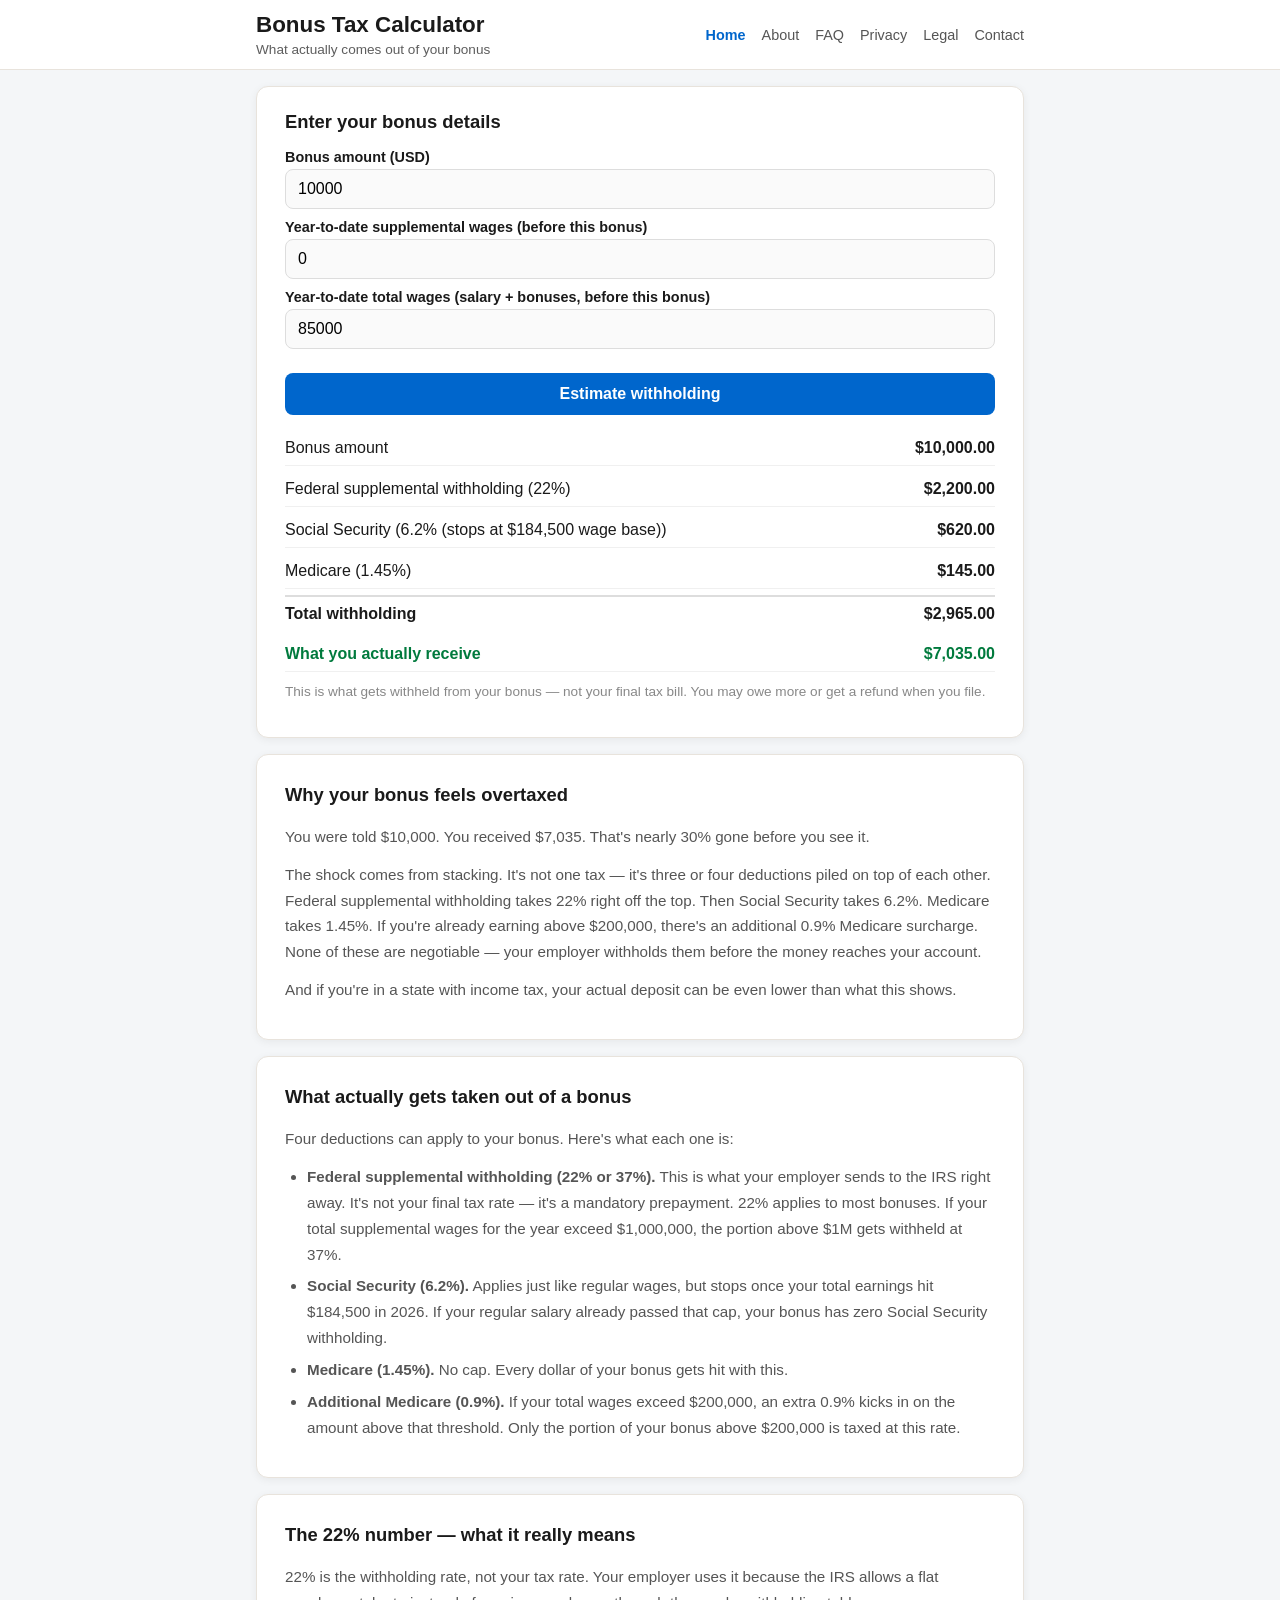
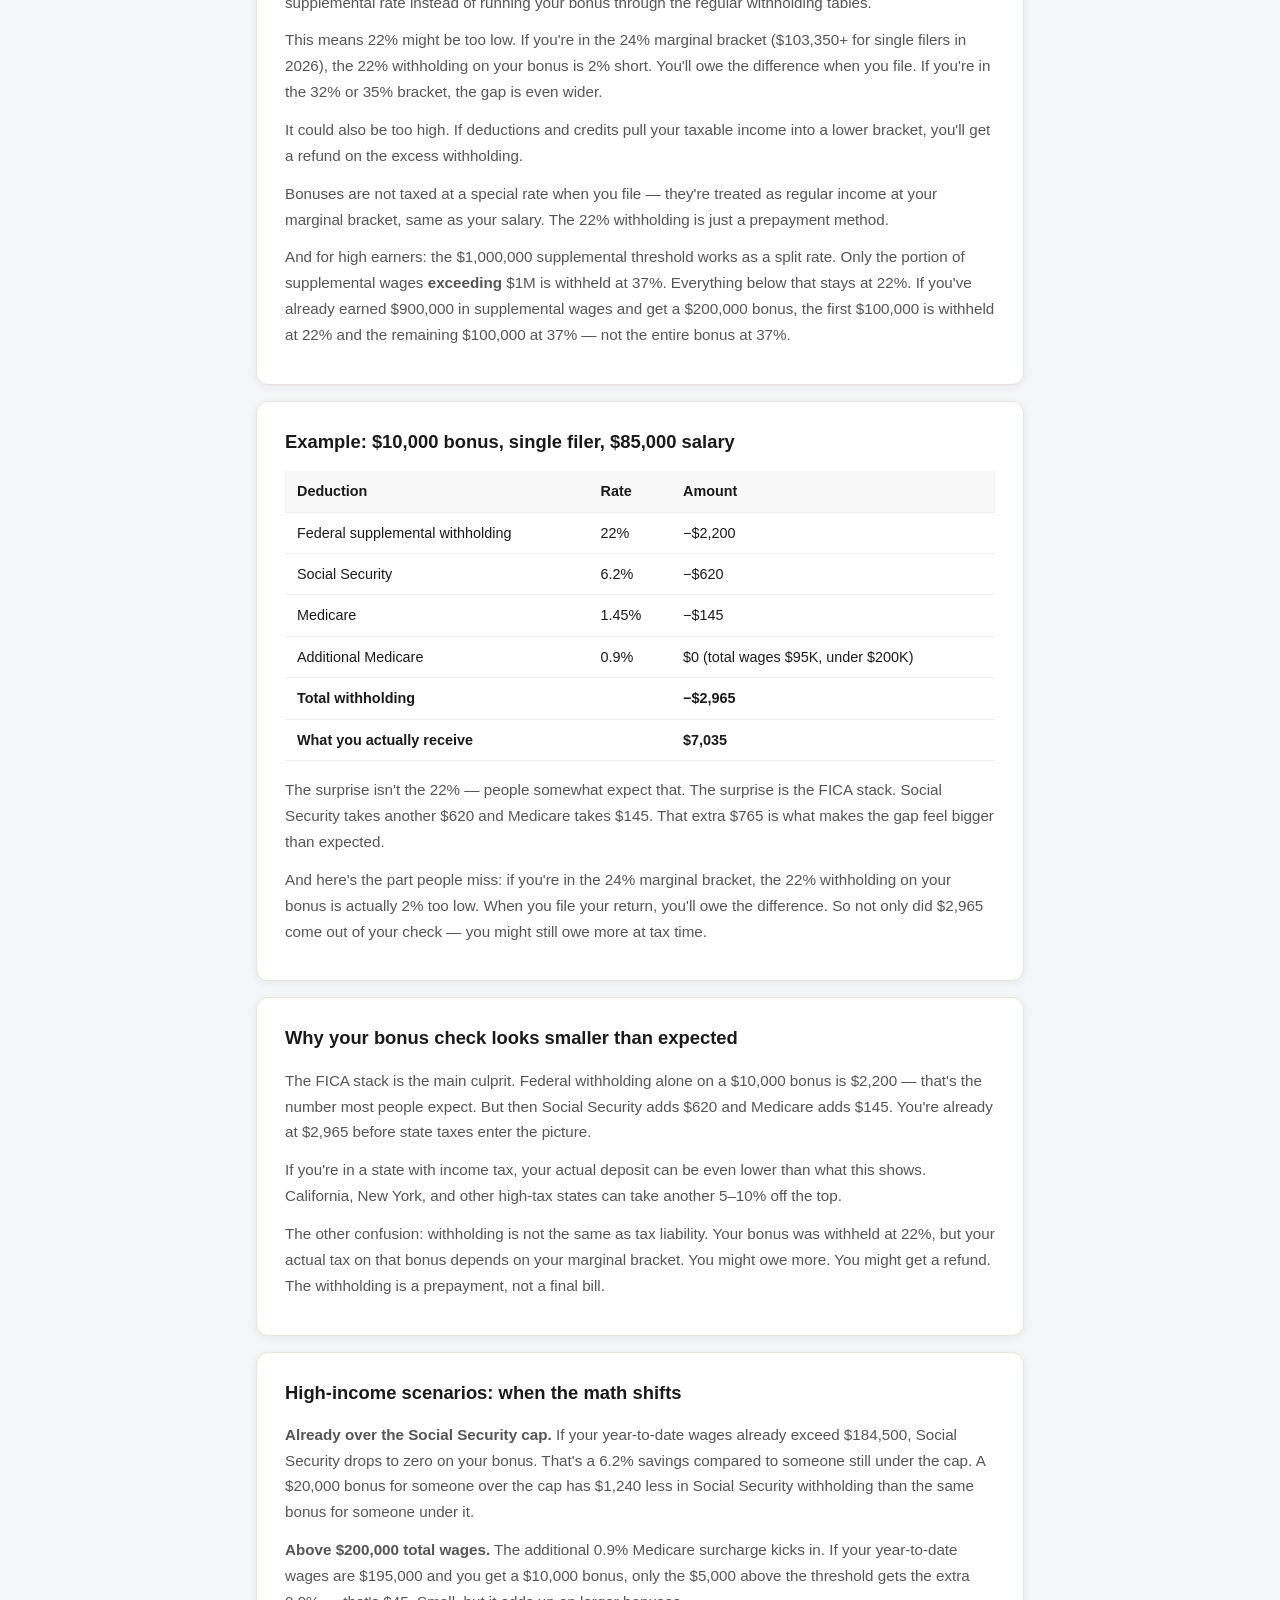
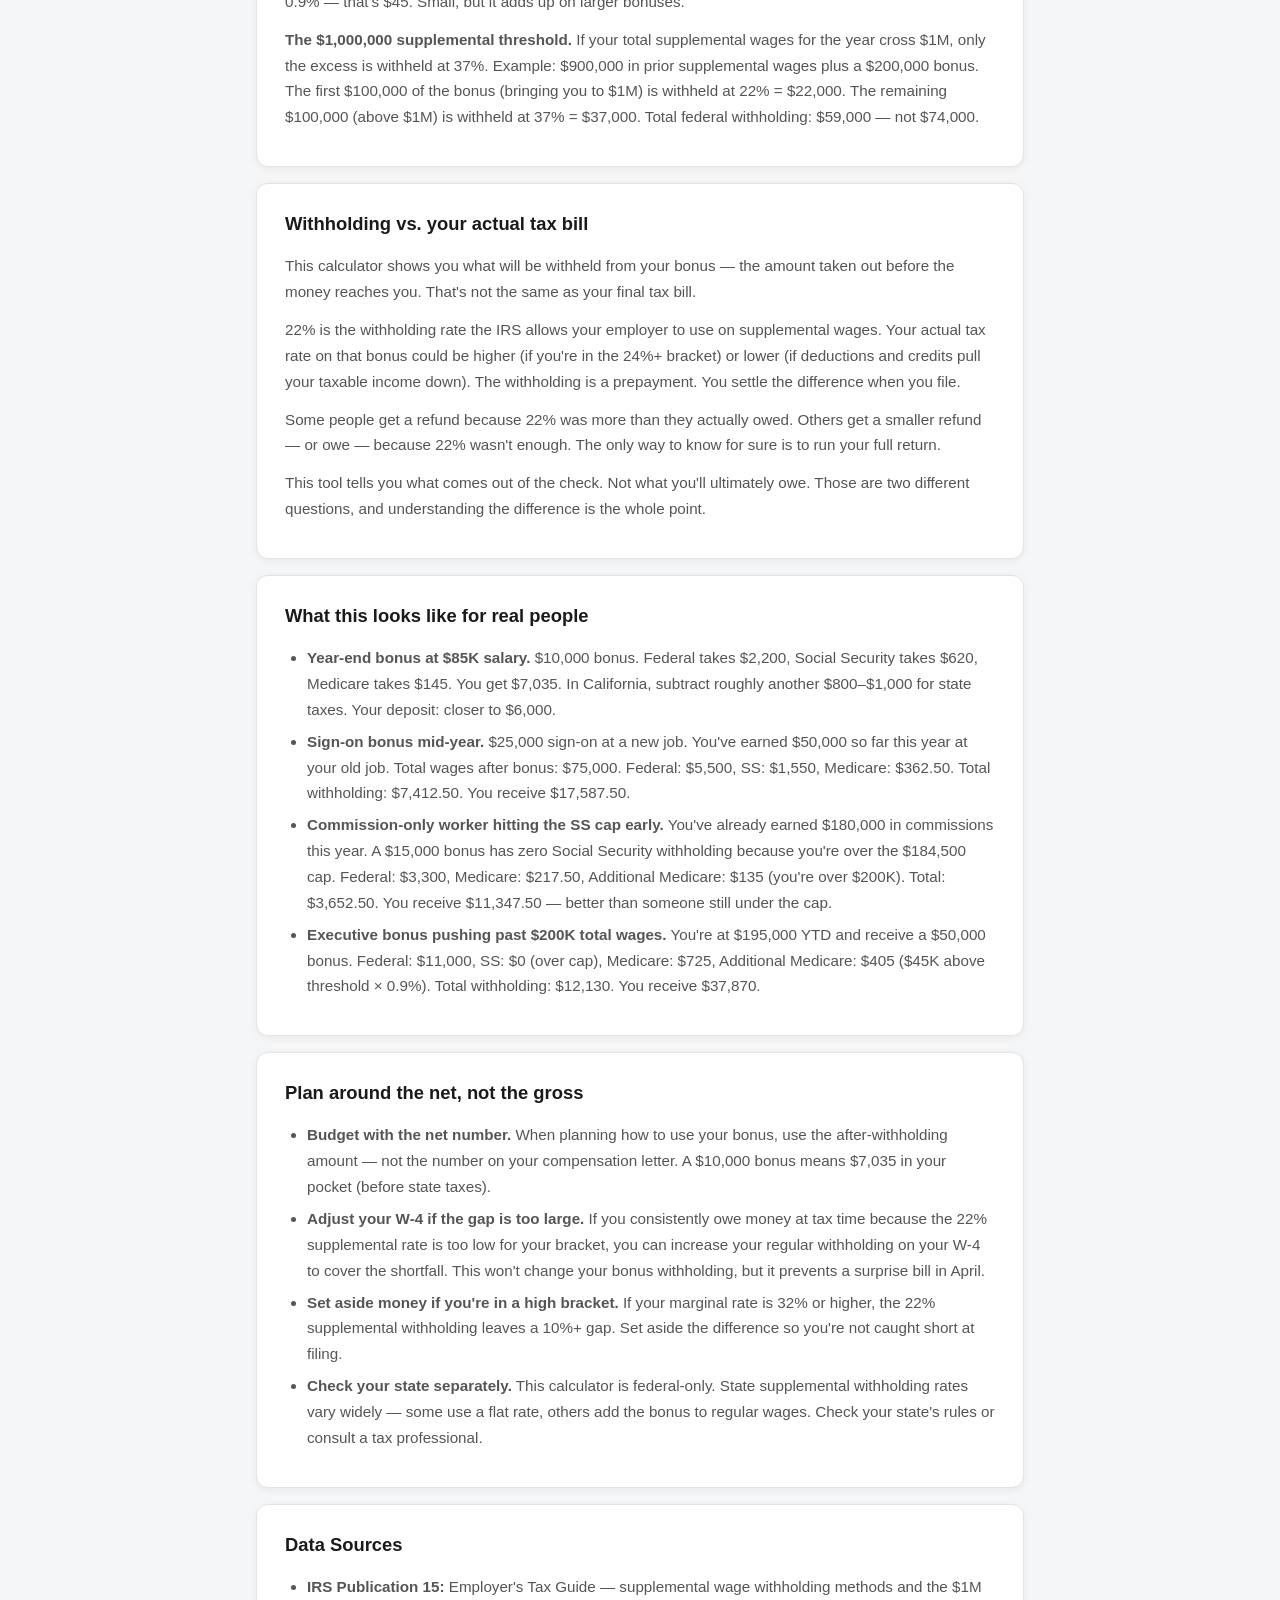
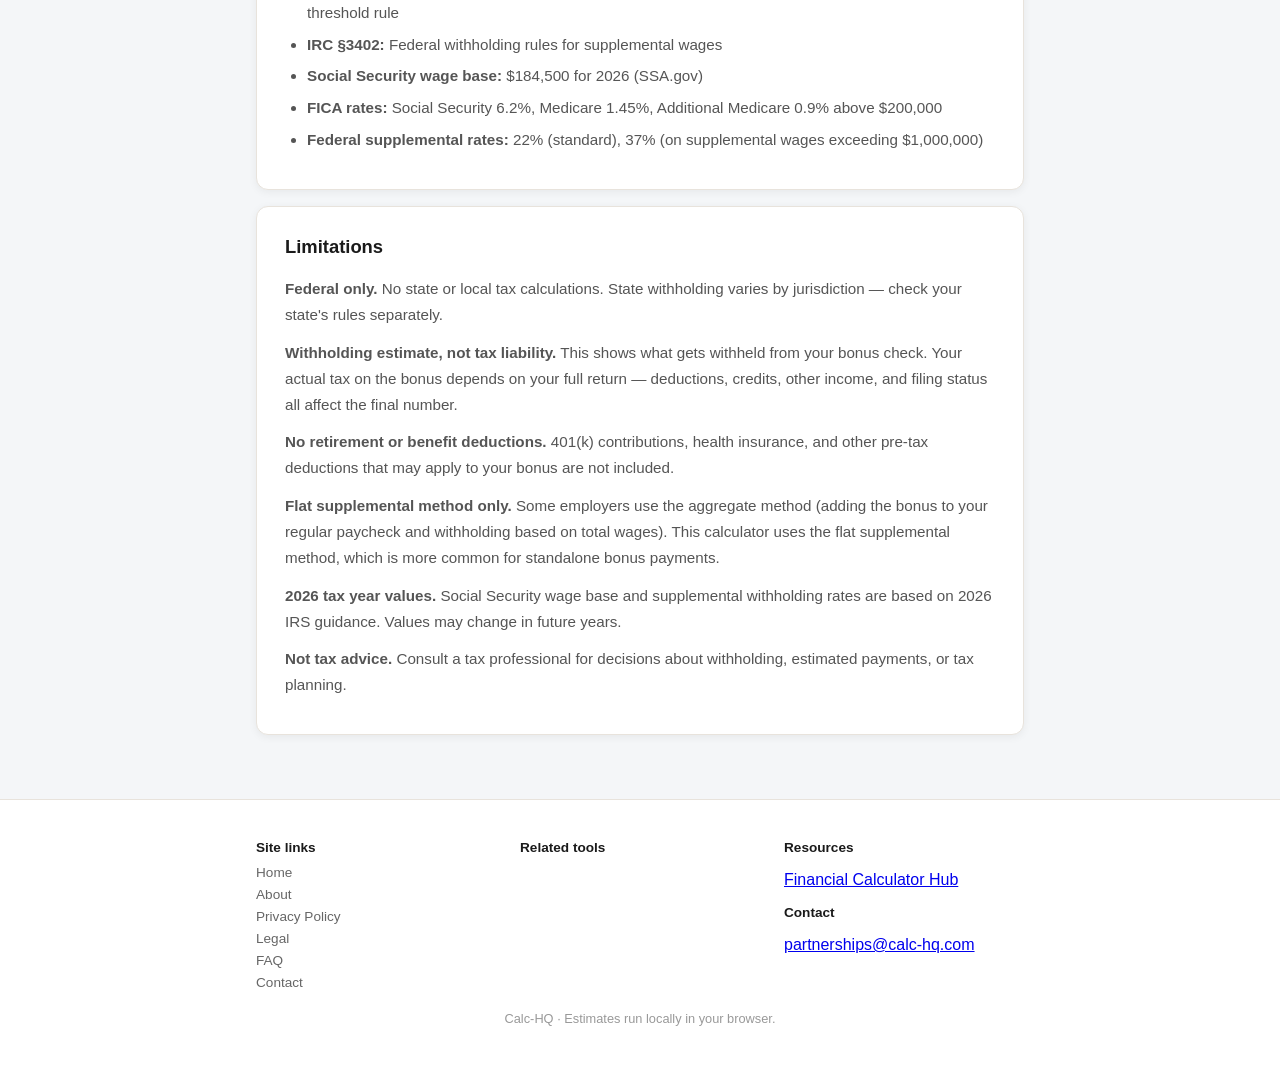
<file: index.html>
<!doctype html>
<html lang="en">
<head>
  <meta charset="utf-8">
  <meta name="viewport" content="width=device-width, initial-scale=1">
  <title>Bonus Tax Calculator | BonusTaxCalc.com</title>
  <meta name="description" content="Estimate federal withholding on a bonus using supplemental wage rules. Includes Social Security, Medicare, and the $1M split-rate threshold.">
  <link rel="canonical" href="https://bonustaxcalc.com/">
  <meta name="robots" content="index, follow">
  <meta name="google-adsense-account" content="ca-pub-7744853829365165">
  <meta property="og:type" content="website">
  <meta property="og:title" content="Bonus Tax Calculator | BonusTaxCalc.com">
  <meta property="og:description" content="Estimate federal withholding on a bonus using supplemental wage rules. Includes Social Security, Medicare, and split-rate calculation.">
  <meta property="og:url" content="https://bonustaxcalc.com/">
  <meta property="og:site_name" content="BonusTaxCalc.com">
  <meta name="twitter:card" content="summary">
  <link rel="icon" type="image/svg+xml" href="/assets/favicon.svg">
  <script async src="https://pagead2.googlesyndication.com/pagead/js/adsbygoogle.js?client=ca-pub-7744853829365165" crossorigin="anonymous"></script>
  <link rel="stylesheet" href="/styles.css?v=bonus-tax-fix-0502">
<script type="application/ld+json">{"@context":"https://schema.org","@type":"WebApplication","name":"Bonus Tax Calculator","applicationCategory":"FinanceApplication","operatingSystem":"Any","url":"https://bonustaxcalc.com/","description":"Estimate federal withholding on a bonus using supplemental wage rules. Includes Social Security, Medicare, and the $1M split-rate threshold.","offers":{"@type":"Offer","price":"0","priceCurrency":"USD"}}</script>
</head>
<body>
<header class="site-header">
  <div class="wrap header-inner">
    <div class="brand">
      <h1>Bonus Tax Calculator</h1>
      <p>What actually comes out of your bonus</p>
    </div>
    <div data-site-header-nav></div>
  </div>
</header>
<main class="wrap">
  <section class="hero">
    <h2>Enter your bonus details</h2>
    <div class="form-card">
      <form id="bonusTaxForm" class="calc-form">
        <div class="field">
          <label for="bonusAmount">Bonus amount (USD)</label>
          <input id="bonusAmount" type="number" min="0" step="0.01" value="10000">
        </div>
        <div class="field">
          <label for="ytdSupplemental">Year-to-date supplemental wages (before this bonus)</label>
          <input id="ytdSupplemental" type="number" min="0" step="0.01" value="0">
        </div>
        <div class="field">
          <label for="ytdTotalWages">Year-to-date total wages (salary + bonuses, before this bonus)</label>
          <input id="ytdTotalWages" type="number" min="0" step="0.01" value="85000">
        </div>
        <button type="submit" class="btn">Estimate withholding</button>
      </form>
    </div>
    <div id="results" aria-live="polite"></div>
  </section>

  <section class="section-card">
    <h2>Why your bonus feels overtaxed</h2>
    <p>You were told $10,000. You received $7,035. That's nearly 30% gone before you see it.</p>
    <p>The shock comes from stacking. It's not one tax — it's three or four deductions piled on top of each other. Federal supplemental withholding takes 22% right off the top. Then Social Security takes 6.2%. Medicare takes 1.45%. If you're already earning above $200,000, there's an additional 0.9% Medicare surcharge. None of these are negotiable — your employer withholds them before the money reaches your account.</p>
    <p>And if you're in a state with income tax, your actual deposit can be even lower than what this shows.</p>
  </section>

  <section class="section-card">
    <h2>What actually gets taken out of a bonus</h2>
    <p>Four deductions can apply to your bonus. Here's what each one is:</p>
    <ul>
      <li><strong>Federal supplemental withholding (22% or 37%).</strong> This is what your employer sends to the IRS right away. It's not your final tax rate — it's a mandatory prepayment. 22% applies to most bonuses. If your total supplemental wages for the year exceed $1,000,000, the portion above $1M gets withheld at 37%.</li>
      <li><strong>Social Security (6.2%).</strong> Applies just like regular wages, but stops once your total earnings hit $184,500 in 2026. If your regular salary already passed that cap, your bonus has zero Social Security withholding.</li>
      <li><strong>Medicare (1.45%).</strong> No cap. Every dollar of your bonus gets hit with this.</li>
      <li><strong>Additional Medicare (0.9%).</strong> If your total wages exceed $200,000, an extra 0.9% kicks in on the amount above that threshold. Only the portion of your bonus above $200,000 is taxed at this rate.</li>
    </ul>
  </section>

  <section class="section-card">
    <h2>The 22% number — what it really means</h2>
    <p>22% is the withholding rate, not your tax rate. Your employer uses it because the IRS allows a flat supplemental rate instead of running your bonus through the regular withholding tables.</p>
    <p>This means 22% might be too low. If you're in the 24% marginal bracket ($103,350+ for single filers in 2026), the 22% withholding on your bonus is 2% short. You'll owe the difference when you file. If you're in the 32% or 35% bracket, the gap is even wider.</p>
    <p>It could also be too high. If deductions and credits pull your taxable income into a lower bracket, you'll get a refund on the excess withholding.</p>
    <p>Bonuses are not taxed at a special rate when you file — they're treated as regular income at your marginal bracket, same as your salary. The 22% withholding is just a prepayment method.</p>
    <p>And for high earners: the $1,000,000 supplemental threshold works as a split rate. Only the portion of supplemental wages <strong>exceeding</strong> $1M is withheld at 37%. Everything below that stays at 22%. If you've already earned $900,000 in supplemental wages and get a $200,000 bonus, the first $100,000 is withheld at 22% and the remaining $100,000 at 37% — not the entire bonus at 37%.</p>
  </section>

  <section class="section-card">
    <h2>Example: $10,000 bonus, single filer, $85,000 salary</h2>
    <table class="example-table">
      <tr><th>Deduction</th><th>Rate</th><th>Amount</th></tr>
      <tr><td>Federal supplemental withholding</td><td>22%</td><td>−$2,200</td></tr>
      <tr><td>Social Security</td><td>6.2%</td><td>−$620</td></tr>
      <tr><td>Medicare</td><td>1.45%</td><td>−$145</td></tr>
      <tr><td>Additional Medicare</td><td>0.9%</td><td>$0 (total wages $95K, under $200K)</td></tr>
      <tr><td><strong>Total withholding</strong></td><td></td><td><strong>−$2,965</strong></td></tr>
      <tr><td><strong>What you actually receive</strong></td><td></td><td><strong>$7,035</strong></td></tr>
    </table>
    <p>The surprise isn't the 22% — people somewhat expect that. The surprise is the FICA stack. Social Security takes another $620 and Medicare takes $145. That extra $765 is what makes the gap feel bigger than expected.</p>
    <p>And here's the part people miss: if you're in the 24% marginal bracket, the 22% withholding on your bonus is actually 2% too low. When you file your return, you'll owe the difference. So not only did $2,965 come out of your check — you might still owe more at tax time.</p>
  </section>

  <section class="section-card">
    <h2>Why your bonus check looks smaller than expected</h2>
    <p>The FICA stack is the main culprit. Federal withholding alone on a $10,000 bonus is $2,200 — that's the number most people expect. But then Social Security adds $620 and Medicare adds $145. You're already at $2,965 before state taxes enter the picture.</p>
    <p>If you're in a state with income tax, your actual deposit can be even lower than what this shows. California, New York, and other high-tax states can take another 5–10% off the top.</p>
    <p>The other confusion: withholding is not the same as tax liability. Your bonus was withheld at 22%, but your actual tax on that bonus depends on your marginal bracket. You might owe more. You might get a refund. The withholding is a prepayment, not a final bill.</p>
  </section>

  <section class="section-card">
    <h2>High-income scenarios: when the math shifts</h2>
    <p><strong>Already over the Social Security cap.</strong> If your year-to-date wages already exceed $184,500, Social Security drops to zero on your bonus. That's a 6.2% savings compared to someone still under the cap. A $20,000 bonus for someone over the cap has $1,240 less in Social Security withholding than the same bonus for someone under it.</p>
    <p><strong>Above $200,000 total wages.</strong> The additional 0.9% Medicare surcharge kicks in. If your year-to-date wages are $195,000 and you get a $10,000 bonus, only the $5,000 above the threshold gets the extra 0.9% — that's $45. Small, but it adds up on larger bonuses.</p>
    <p><strong>The $1,000,000 supplemental threshold.</strong> If your total supplemental wages for the year cross $1M, only the excess is withheld at 37%. Example: $900,000 in prior supplemental wages plus a $200,000 bonus. The first $100,000 of the bonus (bringing you to $1M) is withheld at 22% = $22,000. The remaining $100,000 (above $1M) is withheld at 37% = $37,000. Total federal withholding: $59,000 — not $74,000.</p>
  </section>

  <section class="section-card">
    <h2>Withholding vs. your actual tax bill</h2>
    <p>This calculator shows you what will be withheld from your bonus — the amount taken out before the money reaches you. That's not the same as your final tax bill.</p>
    <p>22% is the withholding rate the IRS allows your employer to use on supplemental wages. Your actual tax rate on that bonus could be higher (if you're in the 24%+ bracket) or lower (if deductions and credits pull your taxable income down). The withholding is a prepayment. You settle the difference when you file.</p>
    <p>Some people get a refund because 22% was more than they actually owed. Others get a smaller refund — or owe — because 22% wasn't enough. The only way to know for sure is to run your full return.</p>
    <p>This tool tells you what comes out of the check. Not what you'll ultimately owe. Those are two different questions, and understanding the difference is the whole point.</p>
  </section>

  <section class="section-card">
    <h2>What this looks like for real people</h2>
    <ul>
      <li><strong>Year-end bonus at $85K salary.</strong> $10,000 bonus. Federal takes $2,200, Social Security takes $620, Medicare takes $145. You get $7,035. In California, subtract roughly another $800–$1,000 for state taxes. Your deposit: closer to $6,000.</li>
      <li><strong>Sign-on bonus mid-year.</strong> $25,000 sign-on at a new job. You've earned $50,000 so far this year at your old job. Total wages after bonus: $75,000. Federal: $5,500, SS: $1,550, Medicare: $362.50. Total withholding: $7,412.50. You receive $17,587.50.</li>
      <li><strong>Commission-only worker hitting the SS cap early.</strong> You've already earned $180,000 in commissions this year. A $15,000 bonus has zero Social Security withholding because you're over the $184,500 cap. Federal: $3,300, Medicare: $217.50, Additional Medicare: $135 (you're over $200K). Total: $3,652.50. You receive $11,347.50 — better than someone still under the cap.</li>
      <li><strong>Executive bonus pushing past $200K total wages.</strong> You're at $195,000 YTD and receive a $50,000 bonus. Federal: $11,000, SS: $0 (over cap), Medicare: $725, Additional Medicare: $405 ($45K above threshold × 0.9%). Total withholding: $12,130. You receive $37,870.</li>
    </ul>
  </section>

  <section class="section-card">
    <h2>Plan around the net, not the gross</h2>
    <ul>
      <li><strong>Budget with the net number.</strong> When planning how to use your bonus, use the after-withholding amount — not the number on your compensation letter. A $10,000 bonus means $7,035 in your pocket (before state taxes).</li>
      <li><strong>Adjust your W-4 if the gap is too large.</strong> If you consistently owe money at tax time because the 22% supplemental rate is too low for your bracket, you can increase your regular withholding on your W-4 to cover the shortfall. This won't change your bonus withholding, but it prevents a surprise bill in April.</li>
      <li><strong>Set aside money if you're in a high bracket.</strong> If your marginal rate is 32% or higher, the 22% supplemental withholding leaves a 10%+ gap. Set aside the difference so you're not caught short at filing.</li>
      <li><strong>Check your state separately.</strong> This calculator is federal-only. State supplemental withholding rates vary widely — some use a flat rate, others add the bonus to regular wages. Check your state's rules or consult a tax professional.</li>
    </ul>
  </section>

  <section class="section-card">
    <h2>Data Sources</h2>
    <ul>
      <li><strong>IRS Publication 15:</strong> Employer's Tax Guide — supplemental wage withholding methods and the $1M threshold rule</li>
      <li><strong>IRC §3402:</strong> Federal withholding rules for supplemental wages</li>
      <li><strong>Social Security wage base:</strong> $184,500 for 2026 (SSA.gov)</li>
      <li><strong>FICA rates:</strong> Social Security 6.2%, Medicare 1.45%, Additional Medicare 0.9% above $200,000</li>
      <li><strong>Federal supplemental rates:</strong> 22% (standard), 37% (on supplemental wages exceeding $1,000,000)</li>
    </ul>
  </section>

  <section class="section-card">
    <h2>Limitations</h2>
    <p><strong>Federal only.</strong> No state or local tax calculations. State withholding varies by jurisdiction — check your state's rules separately.</p>
    <p><strong>Withholding estimate, not tax liability.</strong> This shows what gets withheld from your bonus check. Your actual tax on the bonus depends on your full return — deductions, credits, other income, and filing status all affect the final number.</p>
    <p><strong>No retirement or benefit deductions.</strong> 401(k) contributions, health insurance, and other pre-tax deductions that may apply to your bonus are not included.</p>
    <p><strong>Flat supplemental method only.</strong> Some employers use the aggregate method (adding the bonus to your regular paycheck and withholding based on total wages). This calculator uses the flat supplemental method, which is more common for standalone bonus payments.</p>
    <p><strong>2026 tax year values.</strong> Social Security wage base and supplemental withholding rates are based on 2026 IRS guidance. Values may change in future years.</p>
    <p><strong>Not tax advice.</strong> Consult a tax professional for decisions about withholding, estimated payments, or tax planning.</p>
  </section>
</main>
<footer class="site-footer">
  <div class="wrap" id="site-footer"></div>
</footer>
<script src="/network.js?v=2026-05-03"></script>
<script src="/app.js"></script>
</body>
</html>
</file>
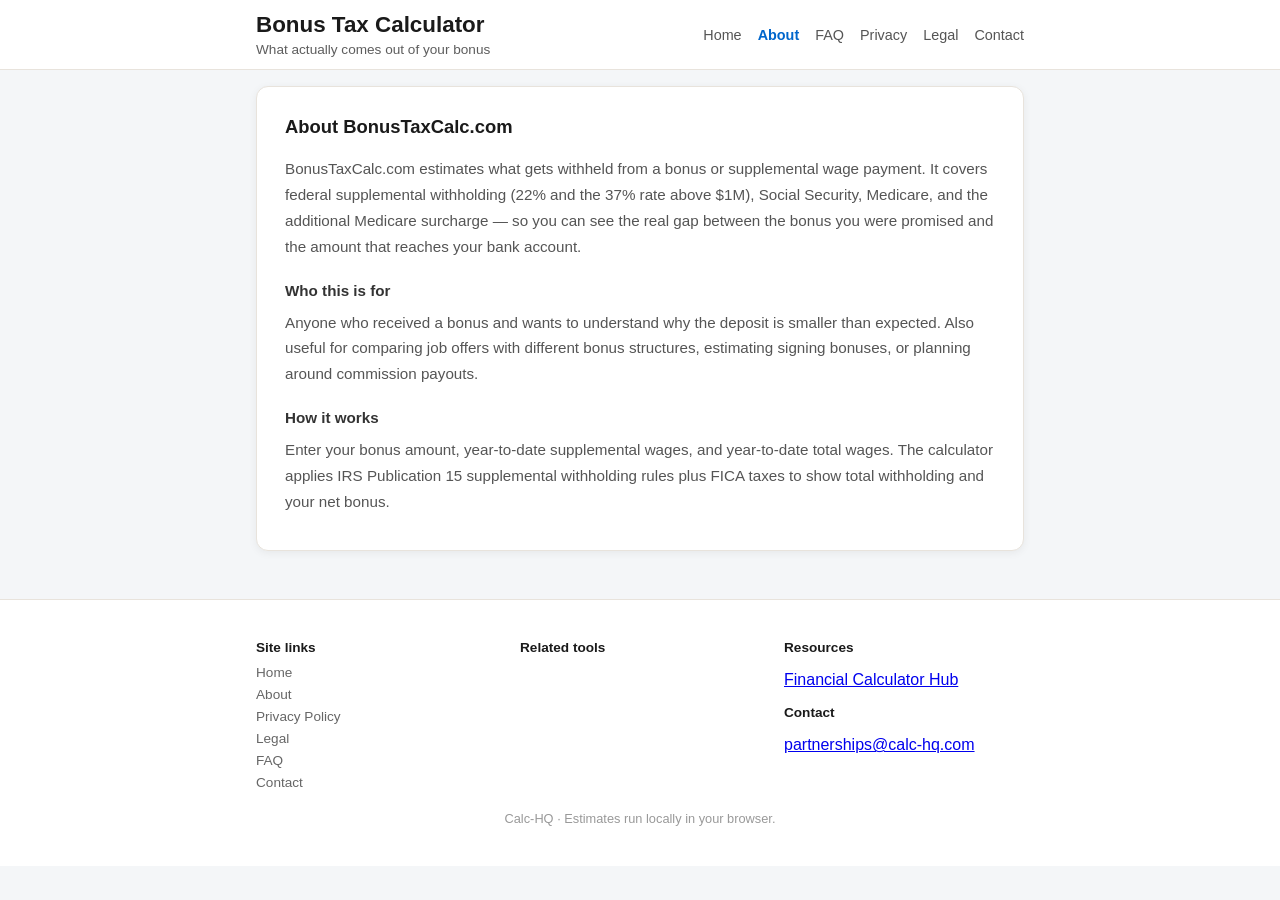
<file: about.html>
<!doctype html>
<html lang="en">
<head>
  <meta charset="utf-8">
  <meta name="viewport" content="width=device-width, initial-scale=1">
  <title>About | BonusTaxCalc.com</title>
  <meta name="description" content="About BonusTaxCalc.com — a free calculator that estimates federal bonus withholding including Social Security, Medicare, and split-rate supplemental rules.">
  <link rel="canonical" href="https://bonustaxcalc.com/about.html">
  <meta name="robots" content="index, follow">
  <meta name="google-adsense-account" content="ca-pub-7744853829365165">
  <meta property="og:type" content="website">
  <meta property="og:title" content="About | BonusTaxCalc.com">
  <meta property="og:description" content="About BonusTaxCalc.com — a free federal bonus withholding estimator.">
  <meta property="og:url" content="https://bonustaxcalc.com/about.html">
  <link rel="icon" type="image/svg+xml" href="/assets/favicon.svg">
  <script async src="https://pagead2.googlesyndication.com/pagead/js/adsbygoogle.js?client=ca-pub-7744853829365165" crossorigin="anonymous"></script>
  <link rel="stylesheet" href="/styles.css?v=bonus-tax-fix-0502">
</head>
<body>
<header class="site-header">
  <div class="wrap header-inner">
    <div class="brand">
      <h1>Bonus Tax Calculator</h1>
      <p>What actually comes out of your bonus</p>
    </div>
    <div data-site-header-nav></div>
  </div>
</header>
<main class="wrap">
  <div class="page-copy">
    <h2>About BonusTaxCalc.com</h2>
    <p>BonusTaxCalc.com estimates what gets withheld from a bonus or supplemental wage payment. It covers federal supplemental withholding (22% and the 37% rate above $1M), Social Security, Medicare, and the additional Medicare surcharge — so you can see the real gap between the bonus you were promised and the amount that reaches your bank account.</p>
    <h3>Who this is for</h3>
    <p>Anyone who received a bonus and wants to understand why the deposit is smaller than expected. Also useful for comparing job offers with different bonus structures, estimating signing bonuses, or planning around commission payouts.</p>
    <h3>How it works</h3>
    <p>Enter your bonus amount, year-to-date supplemental wages, and year-to-date total wages. The calculator applies IRS Publication 15 supplemental withholding rules plus FICA taxes to show total withholding and your net bonus.</p>
  </div>
</main>
<footer class="site-footer">
  <div class="wrap" id="site-footer"></div>
</footer>
<script src="/network.js?v=2026-05-03"></script>
</body>
</html>
</file>
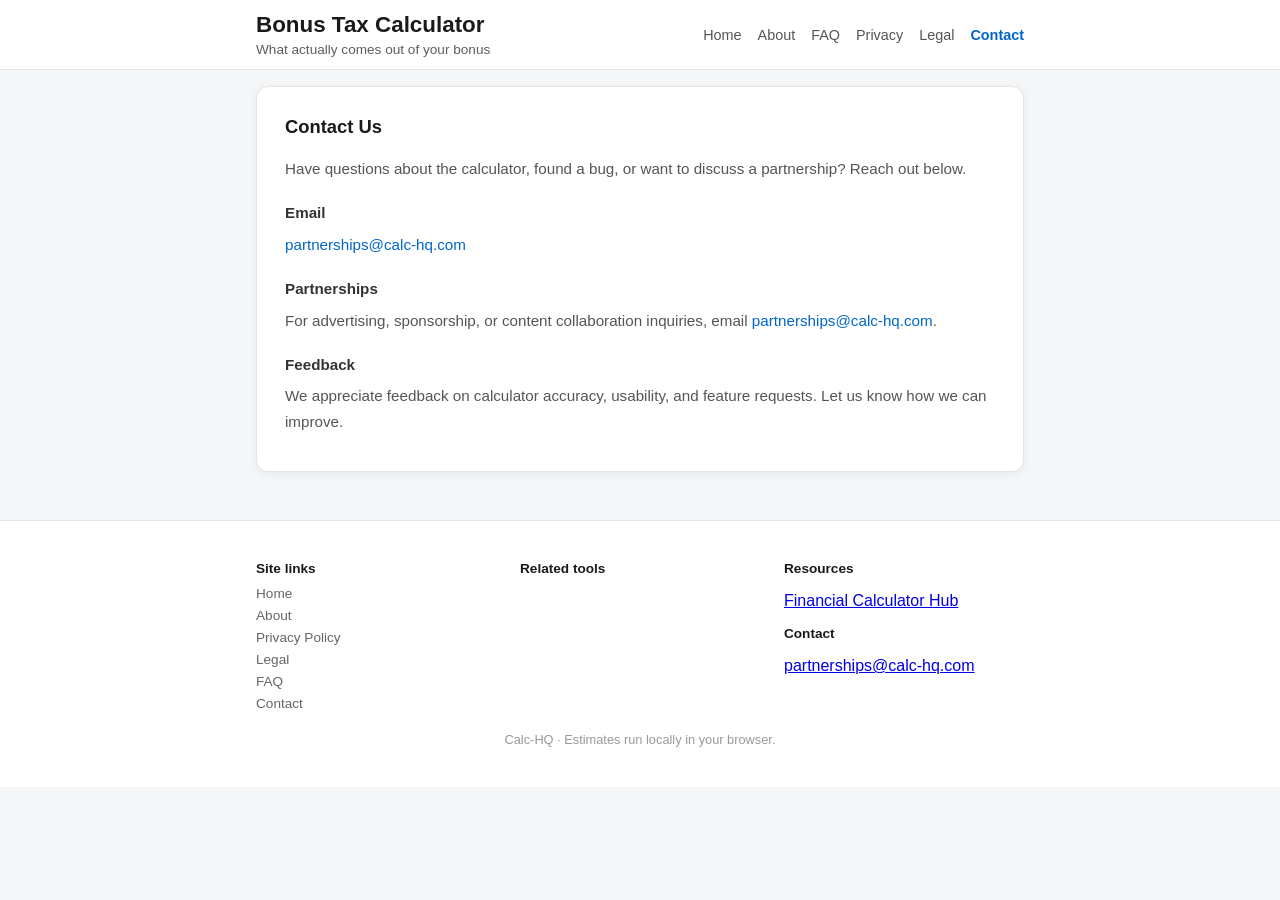
<file: contact.html>
<!doctype html>
<html lang="en">
<head>
  <meta charset="utf-8">
  <meta name="viewport" content="width=device-width, initial-scale=1">
  <title>Contact | BonusTaxCalc.com</title>
  <meta name="description" content="Contact BonusTaxCalc.com for questions, feedback, or partnership inquiries.">
  <link rel="canonical" href="https://bonustaxcalc.com/contact.html">
  <meta name="robots" content="index, follow">
  <meta name="google-adsense-account" content="ca-pub-7744853829365165">
  <link rel="icon" type="image/svg+xml" href="/assets/favicon.svg">
  <script async src="https://pagead2.googlesyndication.com/pagead/js/adsbygoogle.js?client=ca-pub-7744853829365165" crossorigin="anonymous"></script>
  <link rel="stylesheet" href="/styles.css?v=bonus-tax-fix-0502">
</head>
<body>
<header class="site-header">
  <div class="wrap header-inner">
    <div class="brand">
      <h1>Bonus Tax Calculator</h1>
      <p>What actually comes out of your bonus</p>
    </div>
    <div data-site-header-nav></div>
  </div>
</header>
<main class="wrap">
  <div class="page-copy">
    <h2>Contact Us</h2>
    <p>Have questions about the calculator, found a bug, or want to discuss a partnership? Reach out below.</p>
    <h3>Email</h3>
    <p><a href="mailto:partnerships@calc-hq.com">partnerships@calc-hq.com</a></p>
    <h3>Partnerships</h3>
    <p>For advertising, sponsorship, or content collaboration inquiries, email <a href="mailto:partnerships@calc-hq.com">partnerships@calc-hq.com</a>.</p>
    <h3>Feedback</h3>
    <p>We appreciate feedback on calculator accuracy, usability, and feature requests. Let us know how we can improve.</p>
  </div>
</main>
<footer class="site-footer">
  <div class="wrap" id="site-footer"></div>
</footer>
<script src="/network.js?v=2026-05-03"></script>
</body>
</html>
</file>
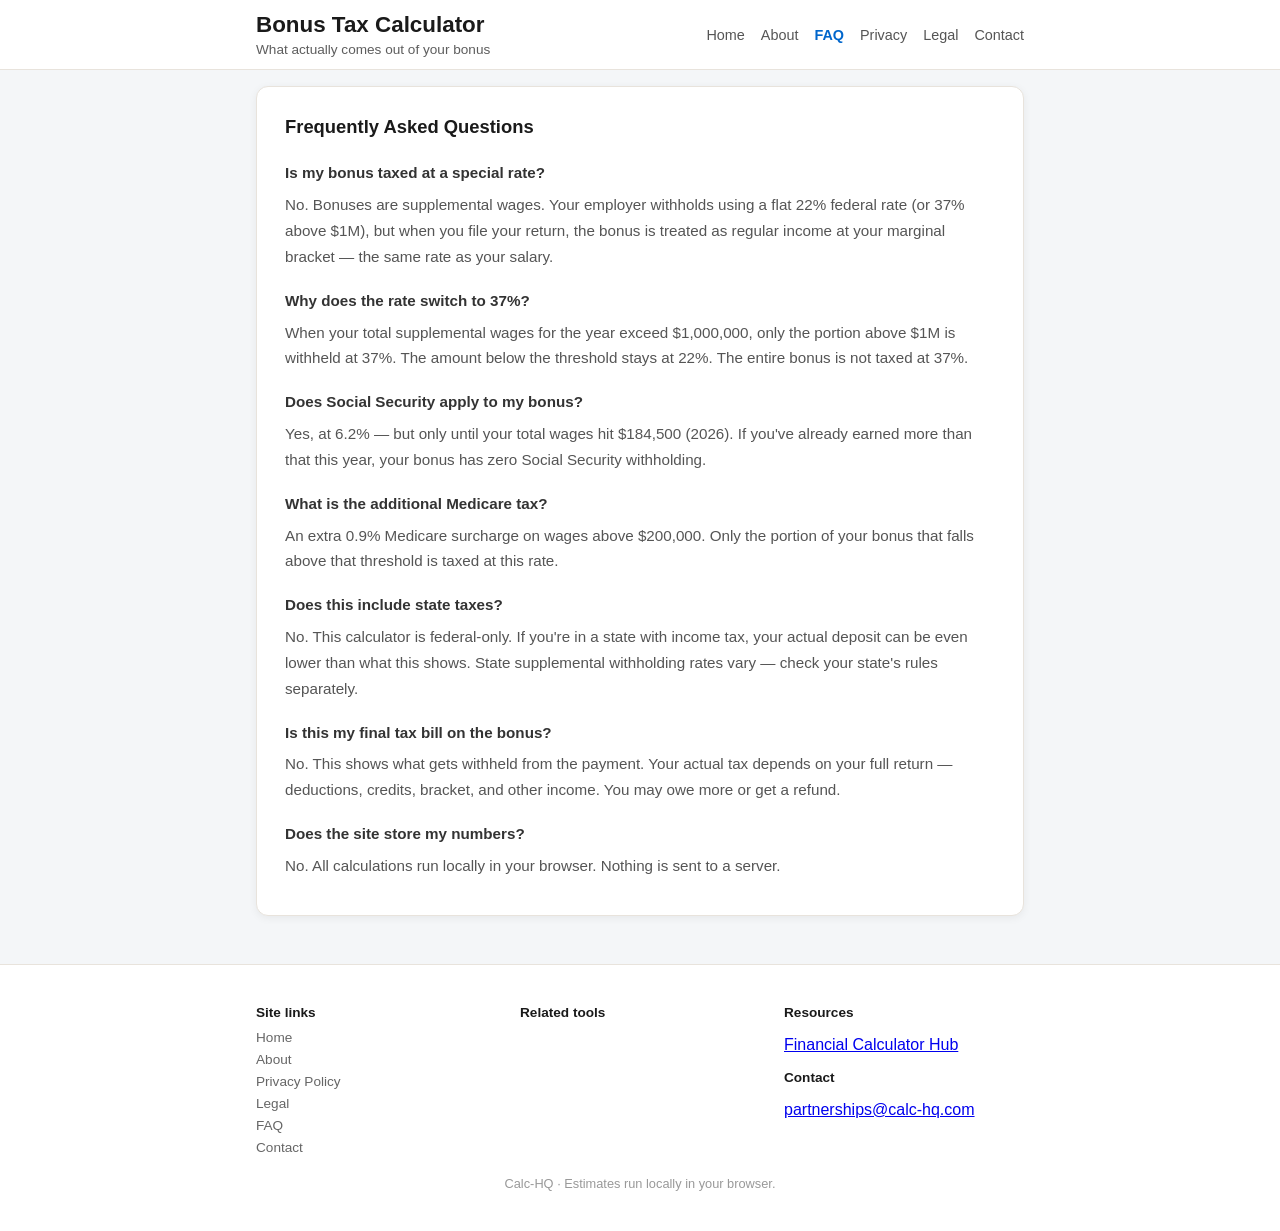
<file: faq.html>
<!doctype html>
<html lang="en">
<head>
  <meta charset="utf-8">
  <meta name="viewport" content="width=device-width, initial-scale=1">
  <title>FAQ | BonusTaxCalc.com</title>
  <meta name="description" content="Frequently asked questions about bonus tax withholding — supplemental rates, FICA, Social Security cap, and the $1M threshold.">
  <link rel="canonical" href="https://bonustaxcalc.com/faq.html">
  <meta name="robots" content="index, follow">
  <meta name="google-adsense-account" content="ca-pub-7744853829365165">
  <meta property="og:type" content="website">
  <meta property="og:title" content="FAQ | BonusTaxCalc.com">
  <meta property="og:description" content="FAQ about bonus tax withholding — supplemental rates, FICA, and the $1M threshold.">
  <meta property="og:url" content="https://bonustaxcalc.com/faq.html">
  <link rel="icon" type="image/svg+xml" href="/assets/favicon.svg">
  <script async src="https://pagead2.googlesyndication.com/pagead/js/adsbygoogle.js?client=ca-pub-7744853829365165" crossorigin="anonymous"></script>
  <link rel="stylesheet" href="/styles.css?v=bonus-tax-fix-0502">
<script type="application/ld+json">{
  "@context": "https://schema.org",
  "@type": "FAQPage",
  "mainEntity": [
    {"@type": "Question", "name": "Is my bonus taxed at a special rate?", "acceptedAnswer": {"@type": "Answer", "text": "No. Bonuses are supplemental wages. Your employer withholds using a flat 22% federal rate (or 37% above $1M), but when you file your return, the bonus is treated as regular income at your marginal bracket."}},
    {"@type": "Question", "name": "Why does the rate switch to 37%?", "acceptedAnswer": {"@type": "Answer", "text": "When your total supplemental wages for the year exceed $1,000,000, only the portion above $1M is withheld at 37%. The amount below stays at 22%."}},
    {"@type": "Question", "name": "Does Social Security apply to my bonus?", "acceptedAnswer": {"@type": "Answer", "text": "Yes, at 6.2% — but only until your total wages hit $184,500 (2026). After that, Social Security stops."}},
    {"@type": "Question", "name": "What is the additional Medicare tax?", "acceptedAnswer": {"@type": "Answer", "text": "An extra 0.9% Medicare surcharge on wages above $200,000. Only the portion of your bonus above that threshold is taxed at this rate."}},
    {"@type": "Question", "name": "Does this include state taxes?", "acceptedAnswer": {"@type": "Answer", "text": "No. This calculator is federal-only. State supplemental withholding rates vary. Check your state's rules separately."}},
    {"@type": "Question", "name": "Is this my final tax bill on the bonus?", "acceptedAnswer": {"@type": "Answer", "text": "No. This shows what gets withheld from the payment. Your actual tax depends on your full return — deductions, credits, bracket, and other income."}},
    {"@type": "Question", "name": "Does the site store my numbers?", "acceptedAnswer": {"@type": "Answer", "text": "No. All calculations run locally in your browser. Nothing is sent to a server."}}
  ]
}</script>
</head>
<body>
<header class="site-header">
  <div class="wrap header-inner">
    <div class="brand">
      <h1>Bonus Tax Calculator</h1>
      <p>What actually comes out of your bonus</p>
    </div>
    <div data-site-header-nav></div>
  </div>
</header>
<main class="wrap">
  <div class="page-copy">
    <h2>Frequently Asked Questions</h2>
    <h3>Is my bonus taxed at a special rate?</h3>
    <p>No. Bonuses are supplemental wages. Your employer withholds using a flat 22% federal rate (or 37% above $1M), but when you file your return, the bonus is treated as regular income at your marginal bracket — the same rate as your salary.</p>
    <h3>Why does the rate switch to 37%?</h3>
    <p>When your total supplemental wages for the year exceed $1,000,000, only the portion above $1M is withheld at 37%. The amount below the threshold stays at 22%. The entire bonus is not taxed at 37%.</p>
    <h3>Does Social Security apply to my bonus?</h3>
    <p>Yes, at 6.2% — but only until your total wages hit $184,500 (2026). If you've already earned more than that this year, your bonus has zero Social Security withholding.</p>
    <h3>What is the additional Medicare tax?</h3>
    <p>An extra 0.9% Medicare surcharge on wages above $200,000. Only the portion of your bonus that falls above that threshold is taxed at this rate.</p>
    <h3>Does this include state taxes?</h3>
    <p>No. This calculator is federal-only. If you're in a state with income tax, your actual deposit can be even lower than what this shows. State supplemental withholding rates vary — check your state's rules separately.</p>
    <h3>Is this my final tax bill on the bonus?</h3>
    <p>No. This shows what gets withheld from the payment. Your actual tax depends on your full return — deductions, credits, bracket, and other income. You may owe more or get a refund.</p>
    <h3>Does the site store my numbers?</h3>
    <p>No. All calculations run locally in your browser. Nothing is sent to a server.</p>
  </div>
</main>
<footer class="site-footer">
  <div class="wrap" id="site-footer"></div>
</footer>
<script src="/network.js?v=2026-05-03"></script>
</body>
</html>
</file>
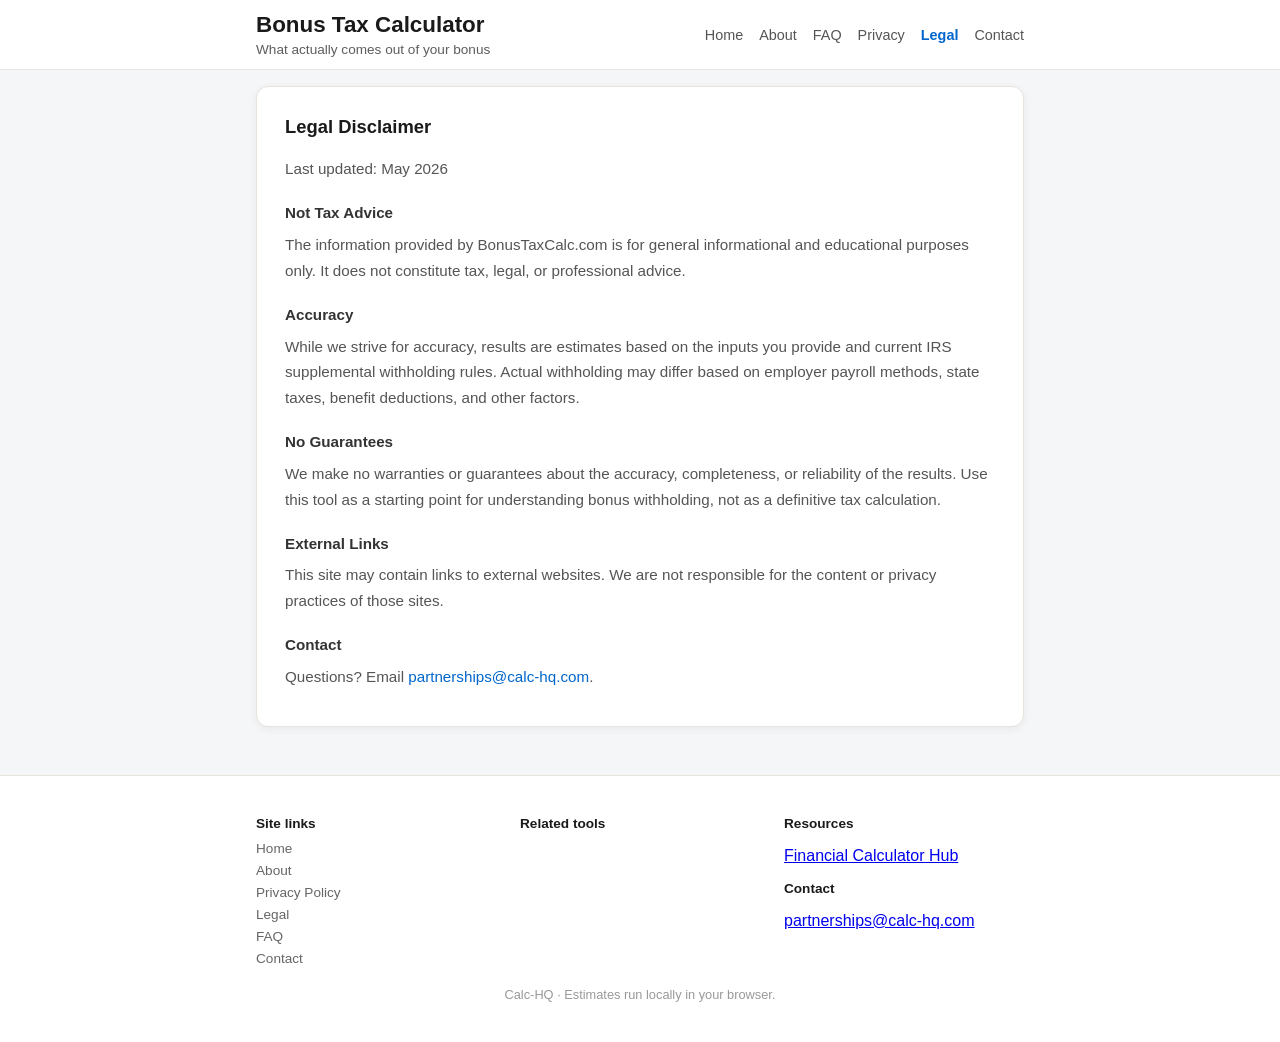
<file: legal.html>
<!doctype html>
<html lang="en">
<head>
  <meta charset="utf-8">
  <meta name="viewport" content="width=device-width, initial-scale=1">
  <title>Legal | BonusTaxCalc.com</title>
  <meta name="description" content="Legal disclaimer for BonusTaxCalc.com.">
  <link rel="canonical" href="https://bonustaxcalc.com/legal.html">
  <meta name="robots" content="index, follow">
  <meta name="google-adsense-account" content="ca-pub-7744853829365165">
  <link rel="icon" type="image/svg+xml" href="/assets/favicon.svg">
  <script async src="https://pagead2.googlesyndication.com/pagead/js/adsbygoogle.js?client=ca-pub-7744853829365165" crossorigin="anonymous"></script>
  <link rel="stylesheet" href="/styles.css?v=bonus-tax-fix-0502">
</head>
<body>
<header class="site-header">
  <div class="wrap header-inner">
    <div class="brand">
      <h1>Bonus Tax Calculator</h1>
      <p>What actually comes out of your bonus</p>
    </div>
    <div data-site-header-nav></div>
  </div>
</header>
<main class="wrap">
  <div class="page-copy">
    <h2>Legal Disclaimer</h2>
    <p>Last updated: May 2026</p>
    <h3>Not Tax Advice</h3>
    <p>The information provided by BonusTaxCalc.com is for general informational and educational purposes only. It does not constitute tax, legal, or professional advice.</p>
    <h3>Accuracy</h3>
    <p>While we strive for accuracy, results are estimates based on the inputs you provide and current IRS supplemental withholding rules. Actual withholding may differ based on employer payroll methods, state taxes, benefit deductions, and other factors.</p>
    <h3>No Guarantees</h3>
    <p>We make no warranties or guarantees about the accuracy, completeness, or reliability of the results. Use this tool as a starting point for understanding bonus withholding, not as a definitive tax calculation.</p>
    <h3>External Links</h3>
    <p>This site may contain links to external websites. We are not responsible for the content or privacy practices of those sites.</p>
    <h3>Contact</h3>
    <p>Questions? Email <a href="mailto:partnerships@calc-hq.com">partnerships@calc-hq.com</a>.</p>
  </div>
</main>
<footer class="site-footer">
  <div class="wrap" id="site-footer"></div>
</footer>
<script src="/network.js?v=2026-05-03"></script>
</body>
</html>
</file>
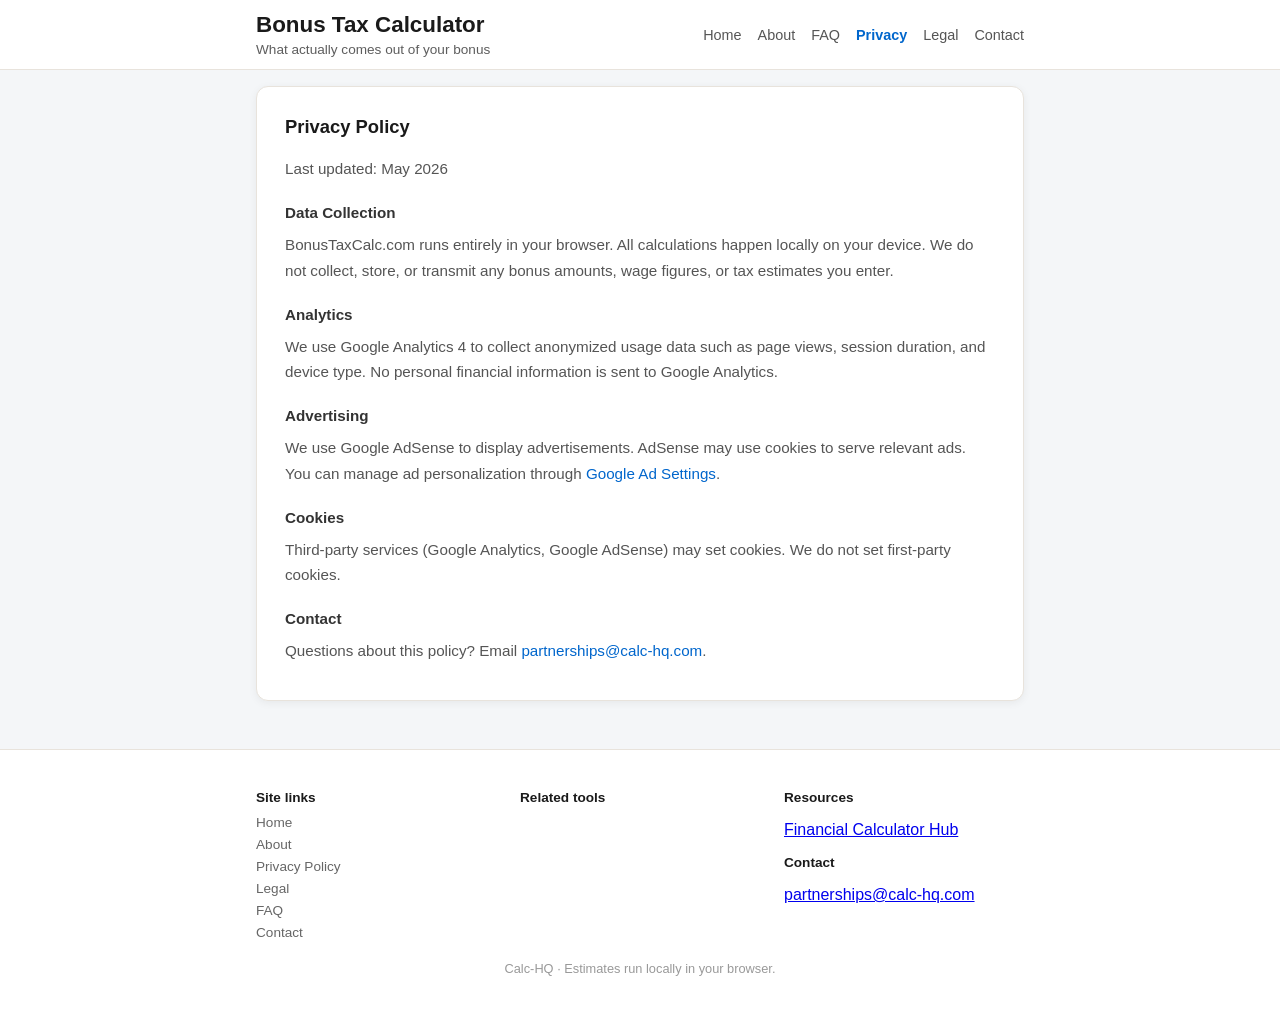
<file: privacy.html>
<!doctype html>
<html lang="en">
<head>
  <meta charset="utf-8">
  <meta name="viewport" content="width=device-width, initial-scale=1">
  <title>Privacy Policy | BonusTaxCalc.com</title>
  <meta name="description" content="Privacy policy for BonusTaxCalc.com — how we handle your data.">
  <link rel="canonical" href="https://bonustaxcalc.com/privacy.html">
  <meta name="robots" content="index, follow">
  <meta name="google-adsense-account" content="ca-pub-7744853829365165">
  <link rel="icon" type="image/svg+xml" href="/assets/favicon.svg">
  <script async src="https://pagead2.googlesyndication.com/pagead/js/adsbygoogle.js?client=ca-pub-7744853829365165" crossorigin="anonymous"></script>
  <link rel="stylesheet" href="/styles.css?v=bonus-tax-fix-0502">
</head>
<body>
<header class="site-header">
  <div class="wrap header-inner">
    <div class="brand">
      <h1>Bonus Tax Calculator</h1>
      <p>What actually comes out of your bonus</p>
    </div>
    <div data-site-header-nav></div>
  </div>
</header>
<main class="wrap">
  <div class="page-copy">
    <h2>Privacy Policy</h2>
    <p>Last updated: May 2026</p>
    <h3>Data Collection</h3>
    <p>BonusTaxCalc.com runs entirely in your browser. All calculations happen locally on your device. We do not collect, store, or transmit any bonus amounts, wage figures, or tax estimates you enter.</p>
    <h3>Analytics</h3>
    <p>We use Google Analytics 4 to collect anonymized usage data such as page views, session duration, and device type. No personal financial information is sent to Google Analytics.</p>
    <h3>Advertising</h3>
    <p>We use Google AdSense to display advertisements. AdSense may use cookies to serve relevant ads. You can manage ad personalization through <a href="https://adssettings.google.com" target="_blank" rel="noopener">Google Ad Settings</a>.</p>
    <h3>Cookies</h3>
    <p>Third-party services (Google Analytics, Google AdSense) may set cookies. We do not set first-party cookies.</p>
    <h3>Contact</h3>
    <p>Questions about this policy? Email <a href="mailto:partnerships@calc-hq.com">partnerships@calc-hq.com</a>.</p>
  </div>
</main>
<footer class="site-footer">
  <div class="wrap" id="site-footer"></div>
</footer>
<script src="/network.js?v=2026-05-03"></script>
</body>
</html>
</file>
<file: styles.css>
/* BonusTaxCalc.com styles — bonus-tax-fix-0502 */
*,
*::before,
*::after {
    box-sizing: border-box;
}

body {
    font-family:
        -apple-system, BlinkMacSystemFont, "Segoe UI", Roboto, Helvetica, Arial,
        sans-serif;
    margin: 0;
    padding: 0;
    background: #f4f6f8;
    color: #1a1a1a;
    overflow-x: hidden;
}

.wrap {
    max-width: 800px;
    margin: 0 auto;
    padding: 16px;
}

/* Site header */
.site-header {
    background: #fff;
    border-bottom: 1px solid #e8e3dc;
}

.header-inner {
    display: flex;
    align-items: center;
    justify-content: space-between;
    flex-wrap: wrap;
    gap: 12px;
    padding: 12px 16px;
}

.brand h1 {
    margin: 0;
    font-size: 1.4rem;
}
.brand p {
    margin: 4px 0 0;
    font-size: 0.85rem;
    opacity: 0.7;
}

.header-nav {
    display: flex;
    gap: 16px;
    flex-wrap: wrap;
}
.header-nav a {
    text-decoration: none;
    color: #555;
    font-size: 0.9rem;
}
.header-nav a.active,
.header-nav a:hover {
    color: #0066cc;
    font-weight: 600;
}

/* Hero / calculator */
.hero {
    background: #fff;
    border-radius: 12px;
    padding: 24px 28px;
    box-shadow: 0 2px 8px rgba(0,0,0,0.06);
    border: 1px solid #e8e3dc;
    margin-bottom: 16px;
}

.hero h2 {
    margin: 0 0 16px;
    font-size: 1.15rem;
}

.form-card {
    margin-bottom: 16px;
}

.field {
    margin-bottom: 10px;
}

label {
    font-weight: 600;
    display: block;
    font-size: 0.9rem;
    margin-bottom: 4px;
}

input[type="text"],
input[type="number"],
select {
    width: 100%;
    padding: 10px 12px;
    font-size: 1rem;
    border: 1px solid #ddd;
    border-radius: 8px;
    background: #fafafa;
}

.btn {
    display: inline-block;
    margin-top: 14px;
    padding: 12px 24px;
    border: none;
    border-radius: 8px;
    font-size: 1rem;
    font-weight: 700;
    cursor: pointer;
    background: #0066cc;
    color: #fff;
    width: 100%;
}

.btn:hover {
    background: #0052a3;
}

/* Results */
.result-grid {
    display: flex;
    flex-direction: column;
    gap: 6px;
    margin-top: 16px;
}

.result-row {
    display: flex;
    justify-content: space-between;
    padding: 8px 0;
    border-bottom: 1px solid #f0f0f0;
}

.result-row.total {
    border-top: 2px solid #ddd;
    border-bottom: none;
    font-weight: 700;
}

.result-row.net {
    border-top: none;
    font-weight: 700;
    color: #007a3d;
}

.result-label {
    color: #555;
    font-size: 0.95rem;
}

.result-value {
    font-weight: 700;
    font-size: 1rem;
    color: #1a1a1a;
}

.result-note {
    margin-top: 12px;
    font-size: 0.85rem;
    color: #888;
}

.assumption-note {
    margin-top: 12px;
    font-size: 0.85rem;
    color: #888;
}

/* Section cards */
.section-card {
    background: #fff;
    border-radius: 12px;
    padding: 24px 28px;
    margin-bottom: 16px;
    box-shadow: 0 2px 8px rgba(0,0,0,0.06);
    border: 1px solid #e8e3dc;
    line-height: 1.7;
}

.section-card h2 {
    margin: 0 0 14px;
    font-size: 1.15rem;
    font-weight: 700;
    color: #1a1a1a;
}

.section-card h3 {
    margin: 18px 0 6px;
    font-size: 0.95rem;
    font-weight: 600;
    color: #333;
}

.section-card p {
    margin: 0 0 12px;
    color: #555;
    font-size: 0.95rem;
}

.section-card ul,
.section-card ol {
    margin: 0 0 12px;
    padding-left: 22px;
    color: #555;
    font-size: 0.95rem;
}

.section-card li {
    margin-bottom: 6px;
}

.section-card a {
    color: #0066cc;
    text-decoration: none;
}

.section-card a:hover {
    text-decoration: underline;
}

/* Example tables */
.example-table {
    width: 100%;
    border-collapse: collapse;
    margin: 12px 0 16px;
    font-size: 0.9rem;
}

.example-table th,
.example-table td {
    text-align: left;
    padding: 8px 12px;
    border-bottom: 1px solid #eee;
}

.example-table th {
    font-weight: 600;
    background: #f8f8f8;
}

/* Ad slots — collapsed by default */
.adsense-unit {
    min-height: 0;
    height: 0;
    overflow: hidden;
}
.adsense-unit.active {
    min-height: 250px;
    height: auto;
    overflow: visible;
}

/* Page-copy wrapper for support pages */
.page-copy {
    background: #fff;
    border-radius: 12px;
    padding: 24px 28px;
    box-shadow: 0 2px 8px rgba(0,0,0,0.06);
    border: 1px solid #e8e3dc;
    line-height: 1.7;
}

.page-copy h2 {
    margin: 0 0 14px;
    font-size: 1.15rem;
    font-weight: 700;
    color: #1a1a1a;
}

.page-copy h3 {
    margin: 18px 0 6px;
    font-size: 0.95rem;
    font-weight: 600;
    color: #333;
}

.page-copy p {
    margin: 0 0 12px;
    color: #555;
    font-size: 0.95rem;
}

.page-copy ul,
.page-copy ol {
    margin: 0 0 12px;
    padding-left: 22px;
    color: #555;
    font-size: 0.95rem;
}

.page-copy li {
    margin-bottom: 6px;
}

.page-copy a {
    color: #0066cc;
    text-decoration: none;
}

.page-copy a:hover {
    text-decoration: underline;
}

/* Footer */
.site-footer {
    background: #fff;
    border-top: 1px solid #e8e3dc;
    margin-top: 32px;
    padding: 24px 0;
    padding-bottom: calc(24px + env(safe-area-inset-bottom, 0px));
}

.footer-grid {
    display: grid;
    grid-template-columns: 1fr 1fr 1fr;
    gap: 24px;
    margin-bottom: 16px;
}

.footer-grid h2 {
    font-size: 0.85rem;
    font-weight: 700;
    margin: 0 0 8px;
    color: #1a1a1a;
}

.footer-nav-links,
.footer-links {
    list-style: none;
    padding: 0;
    margin: 0;
}

.footer-nav-links li,
.footer-links li {
    margin-bottom: 4px;
}

.footer-nav-links a,
.footer-links a {
    color: #666;
    text-decoration: none;
    font-size: 0.85rem;
}

.footer-nav-links a:hover,
.footer-links a:hover {
    color: #0066cc;
}

.footer-meta {
    font-size: 0.8rem;
    color: #999;
    text-align: center;
    margin: 0;
}

.footer-empty {
    color: #999;
    font-size: 0.85rem;
}

/* Mobile */
@media (max-width: 600px) {
    .header-inner {
        flex-direction: column;
        align-items: flex-start;
    }

    .brand h1 {
        font-size: 1.1rem;
    }

    .header-nav {
        font-size: 0.85rem;
        gap: 10px;
        flex-wrap: wrap;
    }

    .footer-grid {
        grid-template-columns: 1fr;
        gap: 16px;
    }

    .section-card,
    .page-copy,
    .hero {
        padding: 16px 18px;
    }
}
</file>
